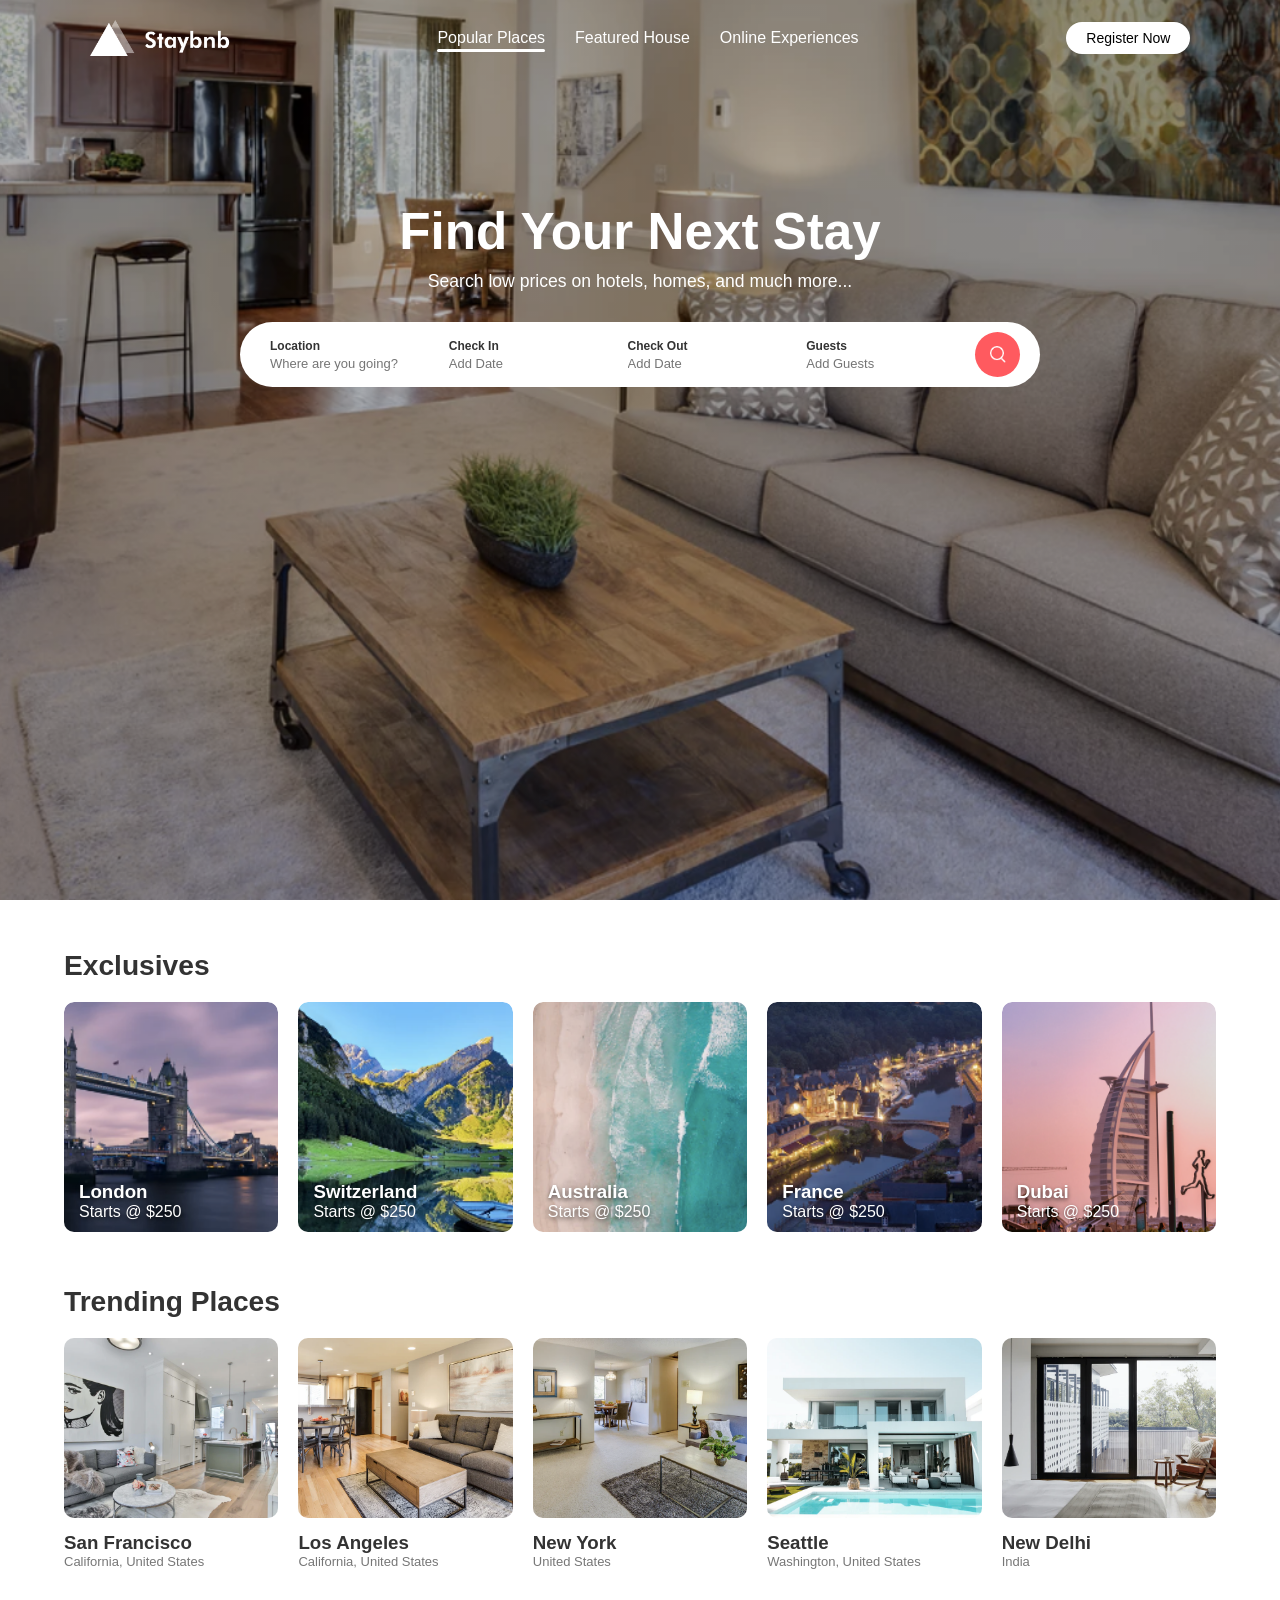
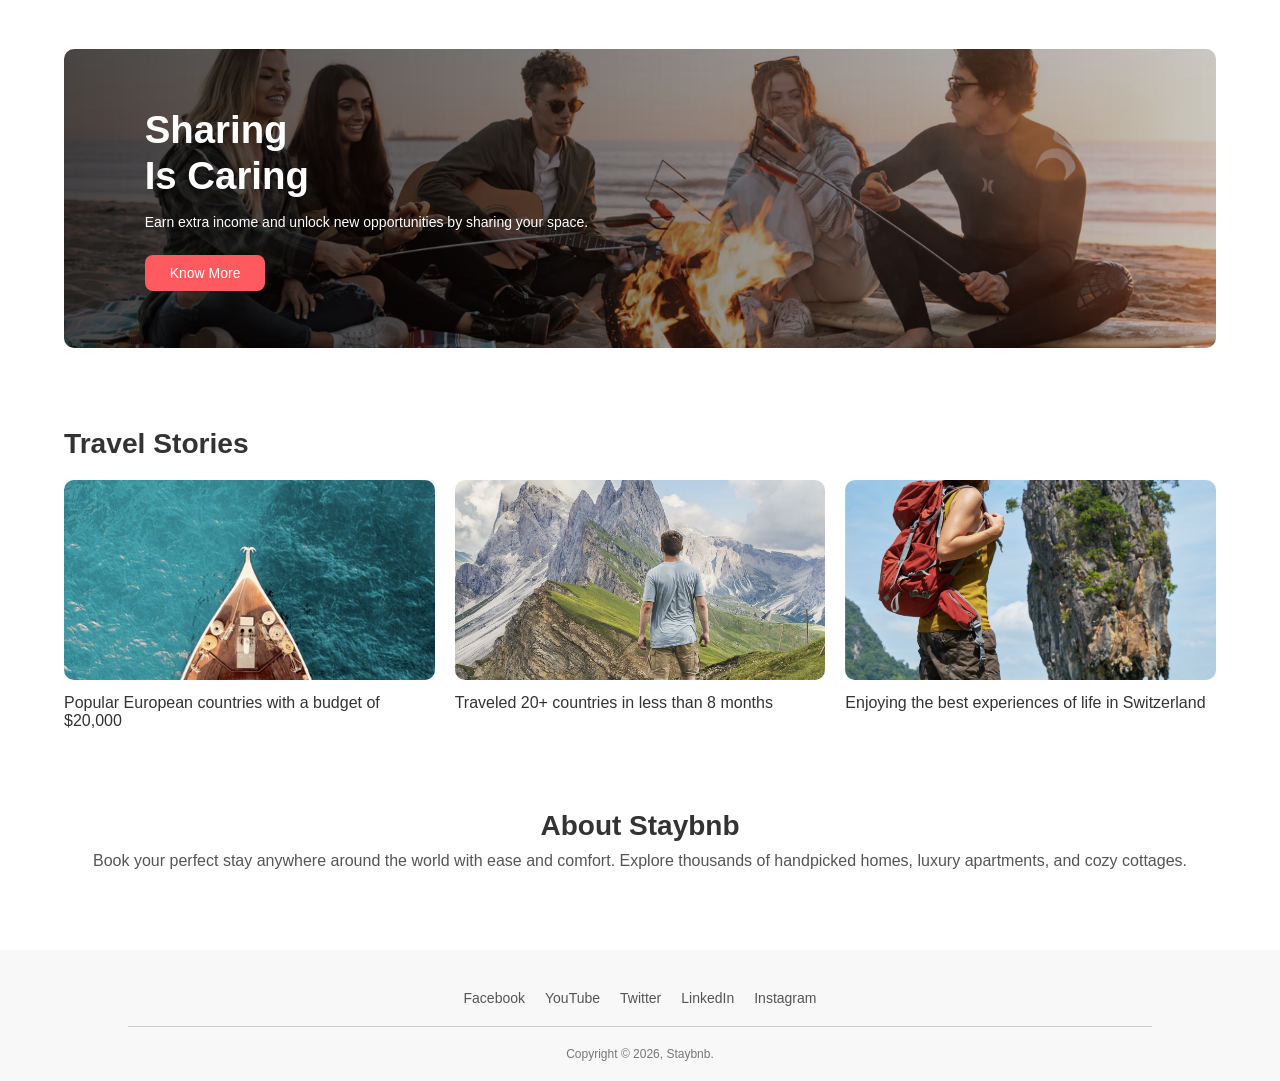
<file: index.html>
<!DOCTYPE html>
<html lang="en">
<head>
  <meta charset="UTF-8" />
  <meta name="viewport" content="width=device-width, initial-scale=1.0"/>
  <title>Staybnb - Book Your Perfect Stay</title>
  <link rel="stylesheet" href="style.css" />
  <link rel="shortcut icon" href="images/logo.png" type="image/x-icon">
</head>
<body>
  
  <header class="header">
    <nav class="navbar">
      <img src="images/logo.png" class="logo" alt="Staybnb Logo" />
      <ul class="nav-links">
        <li><a href="index.html" class="active">Popular Places</a></li>
        <li><a href="house.html">Featured House</a></li>
        <li><a href="#">Online Experiences</a></li>
      </ul>
      <a href="#" class="btn-register">Register Now</a>
    </nav>

    <div class="header-content">
      <h1>Find Your Next Stay</h1>
      <p>Search low prices on hotels, homes, and much more...</p>

      <form class="search-bar">
        <div class="search-input">
          <label>Location</label>
          <input type="text" placeholder="Where are you going?" />
        </div>
        <div class="search-input">
          <label>Check In</label>
          <input type="text" placeholder="Add Date" />
        </div>
        <div class="search-input">
          <label>Check Out</label>
          <input type="text" placeholder="Add Date" />
        </div>
        <div class="search-input">
          <label>Guests</label>
          <input type="text" placeholder="Add Guests" />
        </div>
        <button type="submit" class="search-btn">
          <img src="images/search.png" alt="Search" />
        </button>
      </form>
    </div>
  </header>

  <main class="container">

    <h2 class="sub-title">Exclusives</h2>
    <div class="exclusives-grid">
      <div class="card">
        <img src="images/image-1.png" alt="London" />
        <div class="card-text">
          <h3>London</h3>
          <p>Starts @ $250</p>
        </div>
      </div>
      <div class="card">
        <img src="images/image-2.png" alt="Switzerland" />
        <div class="card-text">
          <h3>Switzerland</h3>
          <p>Starts @ $250</p>
        </div>
      </div>
      <div class="card">
        <img src="images/image-3.png" alt="Australia" />
        <div class="card-text">
          <h3>Australia</h3>
          <p>Starts @ $250</p>
        </div>
      </div>
      <div class="card">
        <img src="images/image-4.png" alt="France" />
        <div class="card-text">
          <h3>France</h3>
          <p>Starts @ $250</p>
        </div>
      </div>
      <div class="card">
        <img src="images/dubai.png" alt="Dubai" />
        <div class="card-text">
          <h3>Dubai</h3>
          <p>Starts @ $250</p>
        </div>
      </div>
    </div>

    <h2 class="sub-title">Trending Places</h2>
    <div class="trending-grid">
      <a href="house.html" class="trending-card">
        <img src="images/house-1.png" alt="San Francisco" />
        <h3>San Francisco</h3>
        <p>California, United States</p>
      </a>
      <a href="house.html" class="trending-card">
        <img src="images/house-2.png" alt="Los Angeles" />
        <h3>Los Angeles</h3>
        <p>California, United States</p>
      </a>
      <a href="house.html" class="trending-card">
        <img src="images/house-3.png" alt="New York" />
        <h3>New York</h3>
        <p>United States</p>
      </a>
      <a href="house.html" class="trending-card">
        <img src="images/house-4.png" alt="Seattle" />
        <h3>Seattle</h3>
        <p>Washington, United States</p>
      </a>
      <a href="house.html" class="trending-card">
        <img src="images/house-5.png" alt="New Delhi" />
        <h3>New Delhi</h3>
        <p>India</p>
      </a>
    </div>

    <div class="cta-banner">
      <h3>Sharing<br />Is Caring</h3>
      <p>Earn extra income and unlock new opportunities 
        by sharing your space.</p>
      <a href="#" class="cta-btn">Know More</a>
    </div>

    <h2 class="sub-title">Travel Stories</h2>
    <div class="stories-grid">
      <div class="story-card">
        <img src="images/story-1.png" alt="Story 1" />
        <p>Popular European countries with a budget of $20,000</p>
      </div>
      <div class="story-card">
        <img src="images/story-2.png" alt="Story 2" />
        <p>Traveled 20+ countries in less than 8 months</p>
      </div>
      <div class="story-card">
        <img src="images/story-3.png" alt="Story 3" />
        <p>Enjoying the best experiences of life in Switzerland</p>
      </div>
    </div>

    <div class="about-msg">
      <h2>About Staybnb</h2>
      <p>Book your perfect stay anywhere around the world with 
        ease and comfort. Explore thousands of handpicked homes,
         luxury apartments, and cozy cottages.</p>
    </div>
  </main>

  <footer class="footer">
    <div class="social-links">
      <a href="#">Facebook</a>
      <a href="#">YouTube</a>
      <a href="#">Twitter</a>
      <a href="#">LinkedIn</a>
      <a href="#">Instagram</a>
    </div>
    <hr />
    <p>Copyright &copy; 2026, Staybnb.</p>
  </footer>

</body>
</html>
</file>
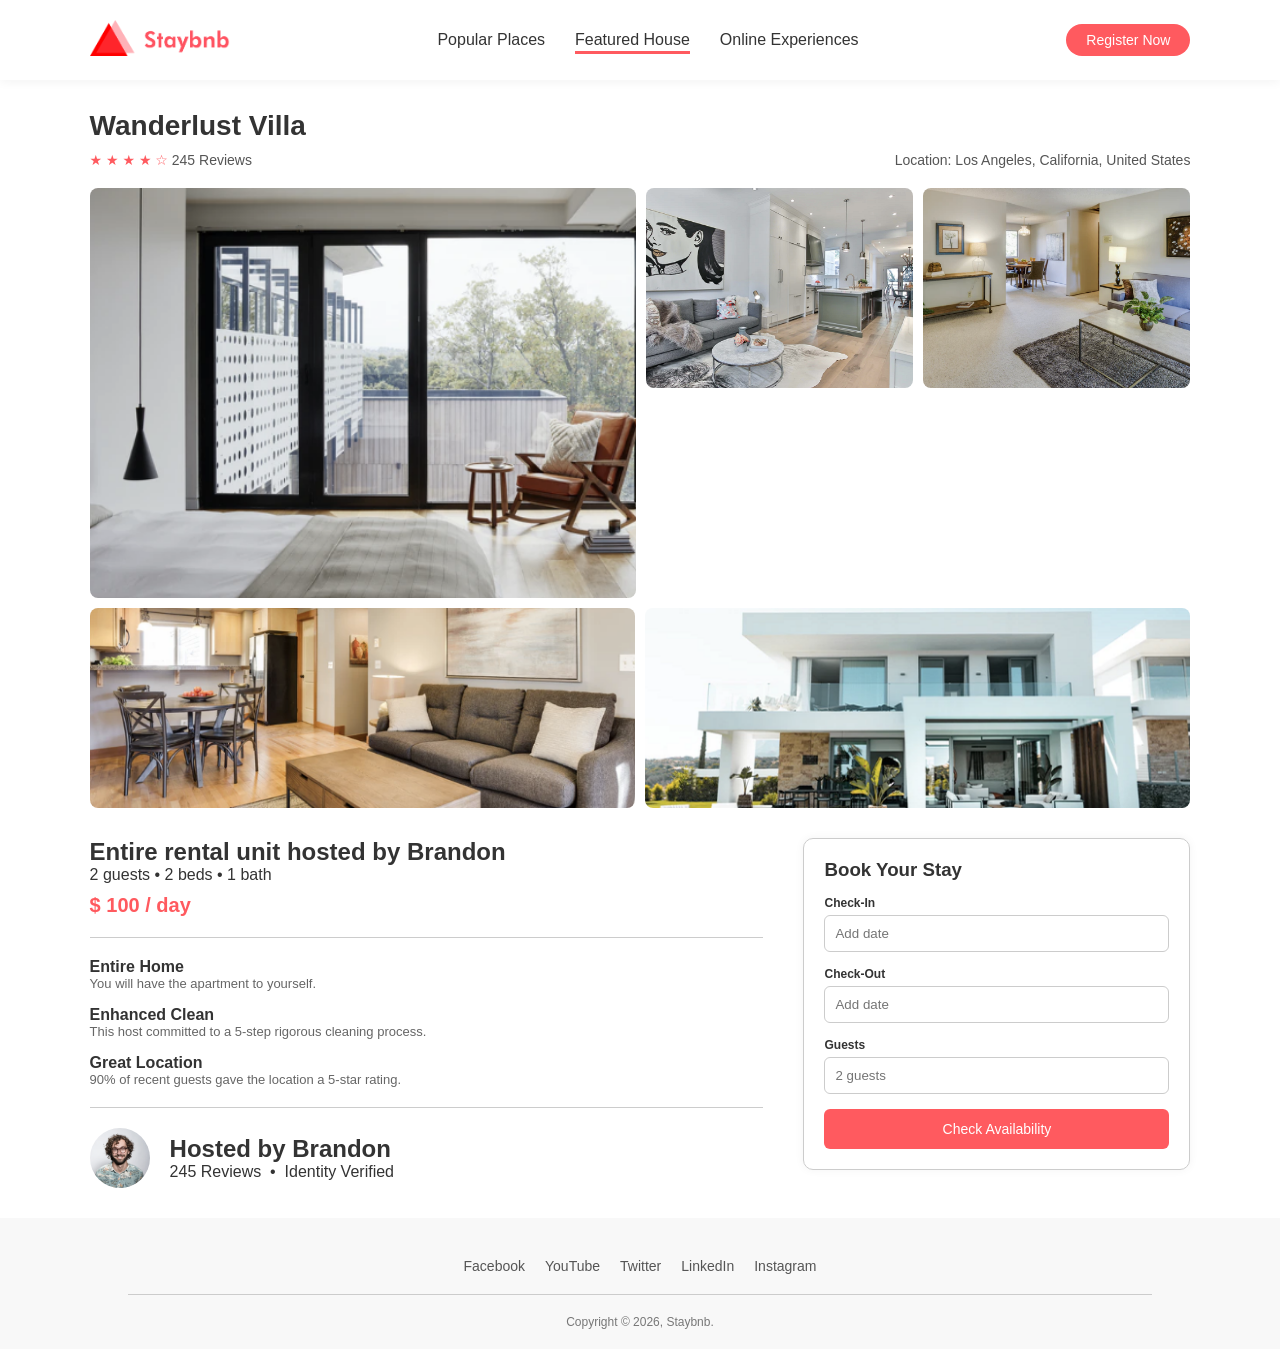
<file: house.html>
<!DOCTYPE html>
<html lang="en">
<head>
  <meta charset="UTF-8" />
  <meta name="viewport" content="width=device-width, initial-scale=1.0"/>
  <title>House Details - Staybnb</title>
  <link rel="stylesheet" href="style.css" />
  <link rel="shortcut icon" href="images/logo-red.png" type="image/x-icon">
</head>
<body>

  <nav class="navbar navbar-white">
    <a href="index.html">
      <img src="images/logo-red.png" class="logo" alt=" red-logo" />
    </a>
    <ul class="nav-links nav-links-dark">
      <li><a href="index.html">Popular Places</a></li>
      <li><a href="house.html" class="active-dark">Featured House</a></li>
      <li><a href="#">Online Experiences</a></li>
    </ul>
    <a href="#" class="btn-register">Register Now</a>
  </nav>

  <div class="house-container">
    <div class="house-header">
      <h1>Wanderlust Villa</h1>
      <div class="house-row">
        <div>
          <span class="rating">&#9733; &#9733; &#9733;
             &#9733; &#9734;</span>
          <span>245 Reviews</span>
        </div>
        <p>Location: Los Angeles, California, United States</p>
      </div>
    </div>
    <div class="gallery">
      <div class="gallery-img-large">
        <img src="images/image-s1.png" alt="Main Living Area" />
      </div>
      <div><img src="images/image-s2.png" alt="Bedroom Preview" /></div>
      <div><img src="images/image-s3.png" alt="Kitchen Preview" /></div>
      <div><img src="images/image-s4.png" alt="Balcony Preview" /></div>
      <div><img src="images/image-s5.png" alt="Bathroom Preview" /></div>
    </div>

    <div class="house-details-grid">
      
      <div class="house-info">
        <div class="small-details">
          <h2>Entire rental unit hosted by Brandon</h2>
          <p>2 guests &bull; 2 beds &bull; 1 bath</p>
          <h4 class="price-tag">$ 100 / day</h4>
        </div>

        <hr class="line" />

        <ul class="features-list">
          <li>
            <strong>Entire Home</strong>
            <p>You will have the apartment to yourself.</p>
          </li>
          <li>
            <strong>Enhanced Clean</strong>
            <p>This host committed to a 5-step rigorous cleaning process.</p>
          </li>
          <li>
            <strong>Great Location</strong>
            <p>90% of recent guests gave the location a 5-star rating.</p>
          </li>
        </ul>

        <hr class="line" />

        <div class="host-profile">
          <img src="images/host.png" alt="Host Profile Photo" />
          <div>
            <h2>Hosted by Brandon</h2>
            <p>245 Reviews &nbsp;&bull;&nbsp; Identity Verified</p>
          </div>
        </div>
      </div>

      <div class="booking-card">
        <h3>Book Your Stay</h3>
        <form class="check-form">
          <div class="form-group">
            <label>Check-In</label>
            <input type="text" placeholder="Add date" />
          </div>
          <div class="form-group">
            <label>Check-Out</label>
            <input type="text" placeholder="Add date" />
          </div>
          <div class="form-group">
            <label>Guests</label>
            <input type="text" placeholder="2 guests" />
          </div>
          <button type="submit" class="btn-check">Check Availability</button>
        </form>
      </div>

    </div>

  </div>

  <footer class="footer">
    <div class="social-links">
      <a href="#">Facebook</a>
      <a href="#">YouTube</a>
      <a href="#">Twitter</a>
      <a href="#">LinkedIn</a>
      <a href="#">Instagram</a>
    </div>
    <hr />
    <p>Copyright &copy; 2026, Staybnb.</p>
  </footer>

</body>
</html>
</file>
<file: style.css>
* {
  margin: 0;
  padding: 0;
  box-sizing: border-box;
  font-family: 'Poppins', sans-serif, system-ui;
}
body {
  color: #333;
  background-color: #fff;
}
a {
  text-decoration: none;
  color: inherit;
}

.container {
  width: 90%;
  max-width: 1200px;
  margin: 0 auto;
}

/* NAVBAR (FLEXBOX) */
.navbar {
  display: flex;
  align-items: center;
  justify-content: space-between;
  padding: 20px 7%;
}

.logo {
  width: 140px;
  cursor: pointer;
}

.nav-links {
  display: flex;
  list-style: none;
  gap: 30px;
}

.nav-links a {
  color: #fff;
  font-weight: 500;
  position: relative;
}

.nav-links a.active::after {
  content: '';
  width: 100%;
  height: 3px;
  background: #fff;
  position: absolute;
  left: 0;
  bottom: -6px;
  border-radius: 2px;
}

.btn-register {
  background: #fff;
  color: #000;
  padding: 8px 20px;
  border-radius: 20px;
  font-size: 14px;
  font-weight: 500;
}

/* Second Page White Navbar */
.navbar-white {
  background: #fff;
  box-shadow: 0 2px 10px rgba(0,0,0,0.05);
}

.nav-links-dark a {
  color: #333;
}

.nav-links-dark a.active-dark::after {
  content: '';
  width: 100%;
  height: 3px;
  background: #ff5a5f;
  position: absolute;
  left: 0;
  bottom: -6px;
}

.navbar-white .btn-register {
  background: #ff5a5f;
  color: #fff;
}

/*  HERO SECTION (index.html)  */
.header {
  min-height: 100vh;
  width: 100%;
  background-image: linear-gradient(rgba(0,0,0,0.3),
   rgba(0,0,0,0.3)),
   url('images/banner-2.png');
  background-size: cover;
  background-position: center;
}

.header-content {
  color: #fff;
  text-align: center;
  padding-top: 14vh;
}

.header-content h1 {
  font-size: 4vw;
  font-weight: 600;
}

.header-content p {
  font-size: 1.1rem;
  margin-top: 10px;
}

/* SEARCH BAR */
.search-bar {
  background: #fff;
  width: 70%;
  max-width: 800px;
  margin: 30px auto;
  padding: 10px 20px;
  border-radius: 50px;
  display: flex;
  align-items: center;
  justify-content: space-between;
}

.search-input {
  display: flex;
  flex-direction: column;
  align-items: flex-start;
  padding: 0 10px;
  flex: 1;
}

.search-input label {
  font-weight: 600;
  font-size: 12px;
  color: #333;
}

.search-input input {
  border: 0;
  outline: 0;
  background: transparent;
  font-size: 13px;
  margin-top: 3px;
  width: 100%;
}

.search-btn {
  background: #ff5a5f;
  width: 45px;
  height: 45px;
  border: none;
  border-radius: 50%;
  display: flex;
  align-items: center;
  justify-content: center;
  cursor: pointer;
  flex-shrink: 0;
}

.search-btn img {
  width: 16px;
  filter: brightness(0) invert(1);
}

/* --- SECTION HEADINGS  */
.sub-title {
  margin: 50px 0 20px;
  font-size: 2.2vw;
  font-weight: 600;
  color: #333;
}

/*EXCLUSIVES  */
.exclusives-grid {
  display: flex;
  flex-wrap: wrap;
  gap: 20px;
}

.exclusives-grid .card {
  position: relative;
  border-radius: 10px;
  overflow: hidden;
  flex: 1 1 180px; 
}

.exclusives-grid .card img {
  width: 100%;
  height: 230px;
  object-fit: cover;
  border-radius: 10px;
}

.exclusives-grid .card-text {
  position: absolute;
  bottom: 15px;
  left: 15px;
  color: #fff;
  text-shadow: 0 2px 4px rgba(0,0,0,0.6);
}

/* TRENDING PLACES */
.trending-grid {
  display: flex;
  flex-wrap: wrap;
  gap: 20px;
}

.trending-card {
  flex: 1 1 200px;
}

.trending-card img {
  width: 100%;
  height: 180px;
  border-radius: 10px;
  object-fit: cover;
}

.trending-card h3 {
  font-weight: 600;
  margin-top: 10px;
  color: #333;
}

.trending-card p {
  font-size: 13px;
  color: #777;
}

/* CTA BANNER */
.cta-banner {
  margin: 80px 0;
  background-image: linear-gradient(to right, rgba(0,0,0,0.7), 
  rgba(0,0,0,0.2)), url('images/banner.png');
  background-size: cover;
  background-position: center;
  border-radius: 10px;
  padding: 5% 7%;
  color: #fff;
}

.cta-banner h3 {
  font-size: 3vw;
  line-height: 1.2;
}

.cta-banner p {
  margin: 15px 0 25px;
  font-size: 14px;
}

.cta-btn {
  background: #ff5a5f;
  color: #fff;
  padding: 10px 25px;
  border-radius: 8px;
  font-size: 14px;
  display: inline-block;
}

/* STORIES */
.stories-grid {
  display: flex;
  flex-wrap: wrap;
  gap: 20px;
}

.story-card {
  flex: 1 1 250px;
}

.story-card img {
  width: 100%;
  height: 200px;
  border-radius: 10px;
  object-fit: cover;
}

.story-card p {
  font-weight: 500;
  margin-top: 10px;
}

/* ABOUT MESSAGE  */
.about-msg {
  margin: 80px 0;
  color: #555;
  text-align: center;
}

.about-msg h2 {
  font-size: 28px;
  color: #333;
  margin-bottom: 10px;
}

/* HOUSE DETAILS PAGE (house.html) */
.house-container {
  padding: 30px 7%;
}

.house-header h1 {
  font-size: 28px;
  font-weight: 600;
}

.house-row {
  display: flex;
  justify-content: space-between;
  align-items: center;
  margin: 10px 0 20px;
  color: #555;
  font-size: 14px;
}

.rating {
  color: #ff5a5f;
}

/* GALLERY (FLEXBOX) */
.gallery {
  display: flex;
  flex-wrap: wrap;
  gap: 10px;
  margin-bottom: 30px;
}

.gallery div {
  flex: 1 1 22%; 
  height: 200px;
}

.gallery .gallery-img-large {
  flex: 2 1 45%; 
  height: 410px;
}

.gallery div img {
  width: 100%;
  height: 100%;
  object-fit: cover;
  border-radius: 8px;
}

/* HOUSE DETAILS & BOOKING FORM ) */
.house-details-grid {
  display: flex;
  flex-wrap: wrap;
  gap: 40px;
}

.house-info {
  flex: 2 1 500px; 
}

.booking-card {
  flex: 1 1 300px; 
  border: 1px solid #ccc;
  border-radius: 10px;
  padding: 20px;
  box-shadow: 0 0 10px rgba(0,0,0,0.05);
  height: fit-content;
}

.price-tag {
  color: #ff5a5f;
  font-size: 20px;
  margin-top: 10px;
}

.line {
  border: 0;
  height: 1px;
  background: #ccc;
  margin: 20px 0;
}

.features-list {
  list-style: none;
}

.features-list li {
  margin-bottom: 15px;
}

.features-list p {
  font-size: 13px;
  color: #666;
}

.host-profile {
  display: flex;
  align-items: center;
  gap: 20px;
}

.host-profile img {
  width: 60px;
  height: 60px;
  border-radius: 50%;
  object-fit: cover;
}

.booking-card h3 {
  margin-bottom: 15px;
}

.form-group {
  margin-bottom: 15px;
}

.form-group label {
  display: block;
  font-size: 12px;
  font-weight: 600;
  margin-bottom: 5px;
}

.form-group input {
  width: 100%;
  padding: 10px;
  border: 1px solid #ccc;
  border-radius: 6px;
  outline: none;
}

.btn-check {
  width: 100%;
  background: #ff5a5f;
  color: #fff;
  border: none;
  padding: 12px;
  border-radius: 6px;
  font-size: 14px;
  cursor: pointer;
}

/* FOOTER (FLEXBOX) */
.footer {
  text-align: center;
  padding: 40px 0 20px;
  background: #f8f8f8;
}

.social-links {
  display: flex;
  justify-content: center;
  gap: 20px;
}

.social-links a {
  font-size: 14px;
  color: #555;
}

.footer hr {
  width: 80%;
  margin: 20px auto;
  border: 0;
  height: 1px;
  background: #ccc;
}

.footer p {
  font-size: 12px;
  color: #777;
}

/*  RESPONSIVE  */
@media (max-width: 768px) {
  .navbar {
    flex-direction: column;
    gap: 15px;
  }

  .search-bar {
    flex-direction: column;
    border-radius: 20px;
    gap: 10px;
  }
  
  .search-input {
    width: 100%;
  }

  .search-btn {
    width: 100%;
    border-radius: 10px;
  }

  .gallery div {
    flex: 1 1 45%;
  }

  .gallery .gallery-img-large {
    flex: 1 1 100%;
    height: 250px;
  }
}
</file>
